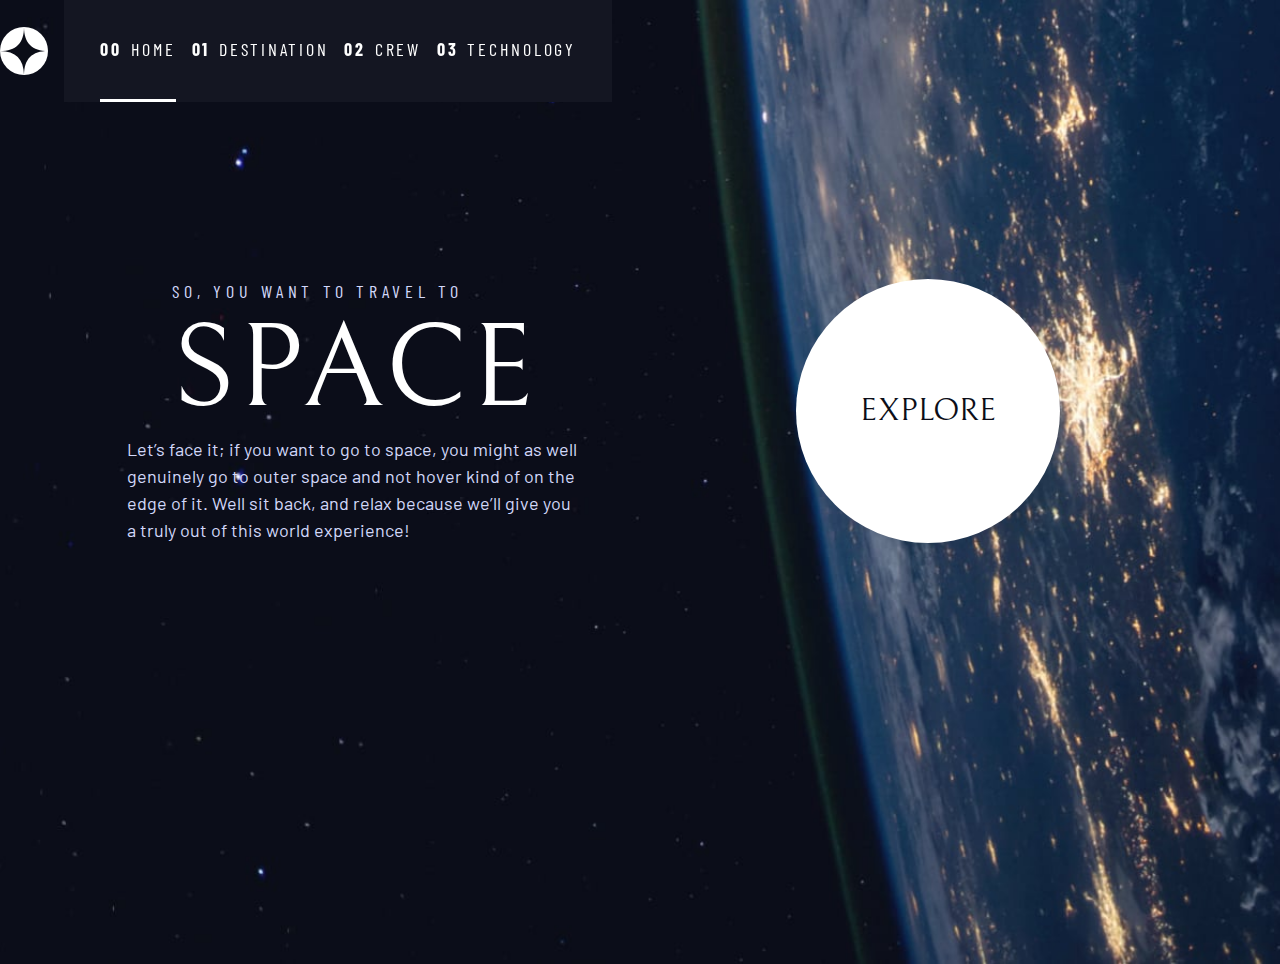
<file: index.html>
<!DOCTYPE html>
<html lang="en">
<head>
  <meta charset="UTF-8">
  <meta name="viewport" content="width=device-width, initial-scale=1.0">
<link rel="preconnect" href="https://fonts.googleapis.com">
<link rel="preconnect" href="https://fonts.gstatic.com" crossorigin>
<link
  href="https://fonts.googleapis.com/css2?family=Barlow+Condensed:wght@400;700&family=Barlow:wght@400;700&family=Bellefair&display=swap"
  rel="stylesheet">
<link rel="icon" type="image/png" sizes="32x32" href="./assets/favicon-32x32.png">
  <link rel="stylesheet" href="style.css">
  <script src="nav.js" defer></script>
  <title>Frontend Mentor | Space tourism website</title>
</head>
<body class="home">

  <header class="primary-header flex flex-ai-c">
    <div>
      <img src="./assets/shared/logo.svg" alt="space tourism logo" class="logo">

    </div>
    <button class="mobile-nav-toggle" aria-controls="primary-navigation" aria-expanded="false" ><span class="sr-only">Menu</span></button>
    <nav id="primary-navigation" class="primary-navigation underline-indicators flex" data-visible="false">
      <a aria-selected="true" class="text-white ff-sans-condensed letter-spacing-2 uppercase" href="./index.html"><span>00</span>Home</a>
      <a aria-selected="false" class="text-white ff-sans-condensed letter-spacing-2 uppercase" href="./destination.html"><span>01</span>Destination</a>
      <a aria-selected="false" class="text-white ff-sans-condensed letter-spacing-2 uppercase" href="./crew.html"><span>02</span>Crew</a>
      <a aria-selected="false" class="text-white ff-sans-condensed letter-spacing-2 uppercase" href="./technology.html"><span>03</span>Technology</a>
    </nav>
  </header>

  <div class="grid-container grid-container--home">
      <div>
        <h1 class="text-light fs-400 ff-sans-condensed letter-spacing-1 uppercase" style="font-weight: 400;">So, you want to travel to
        <span class="text-white fs-900 ff-serif letter-spacing-2 block">Space</span>
        </h1>
        <p class="text-light">
          Let’s face it; if you want to go to space, you might as well genuinely go to
          outer space and not hover kind of on the edge of it. Well sit back, and relax
          because we’ll give you a truly out of this world experience!
        </p>  
      </div>
      <div>
        <a class="large-button bg-white text-dark ff-serif uppercase" href="">Explore</a>
      </div>
      

  </div>
  


</body>
</html>
</file>
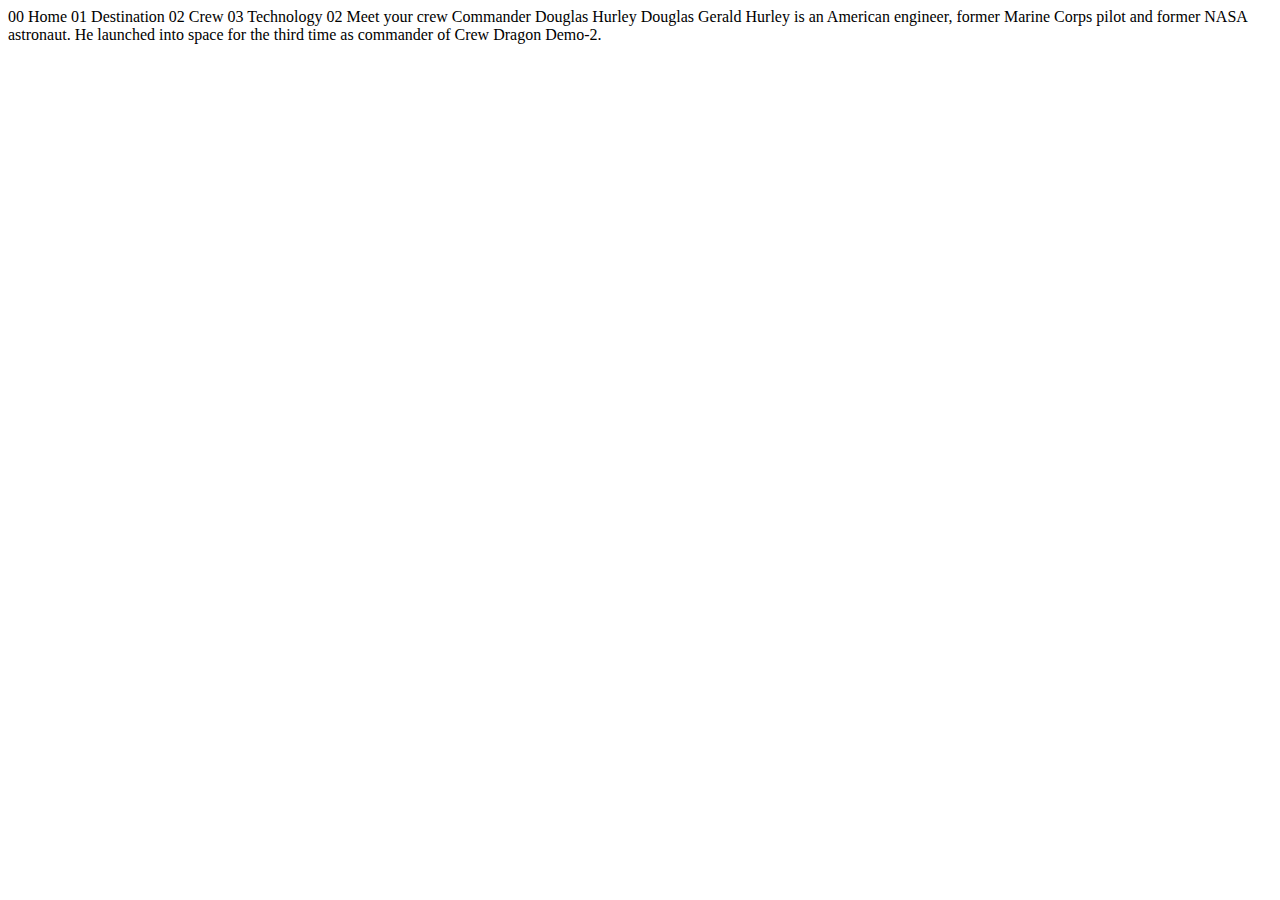
<file: crew-commander.html>
<!DOCTYPE html>
<html lang="en">
<head>
  <meta charset="UTF-8">
  <meta name="viewport" content="width=device-width, initial-scale=1.0">

  <link rel="icon" type="image/png" sizes="32x32" href="./assets/favicon-32x32.png">
  
  <title>Frontend Mentor | Space tourism website</title>
</head>
<body>

  00 Home
  01 Destination
  02 Crew
  03 Technology

  02 Meet your crew

  Commander
  Douglas Hurley

  Douglas Gerald Hurley is an American engineer, former Marine Corps pilot 
  and former NASA astronaut. He launched into space for the third time as 
  commander of Crew Dragon Demo-2.
</body>
</html>
</file>
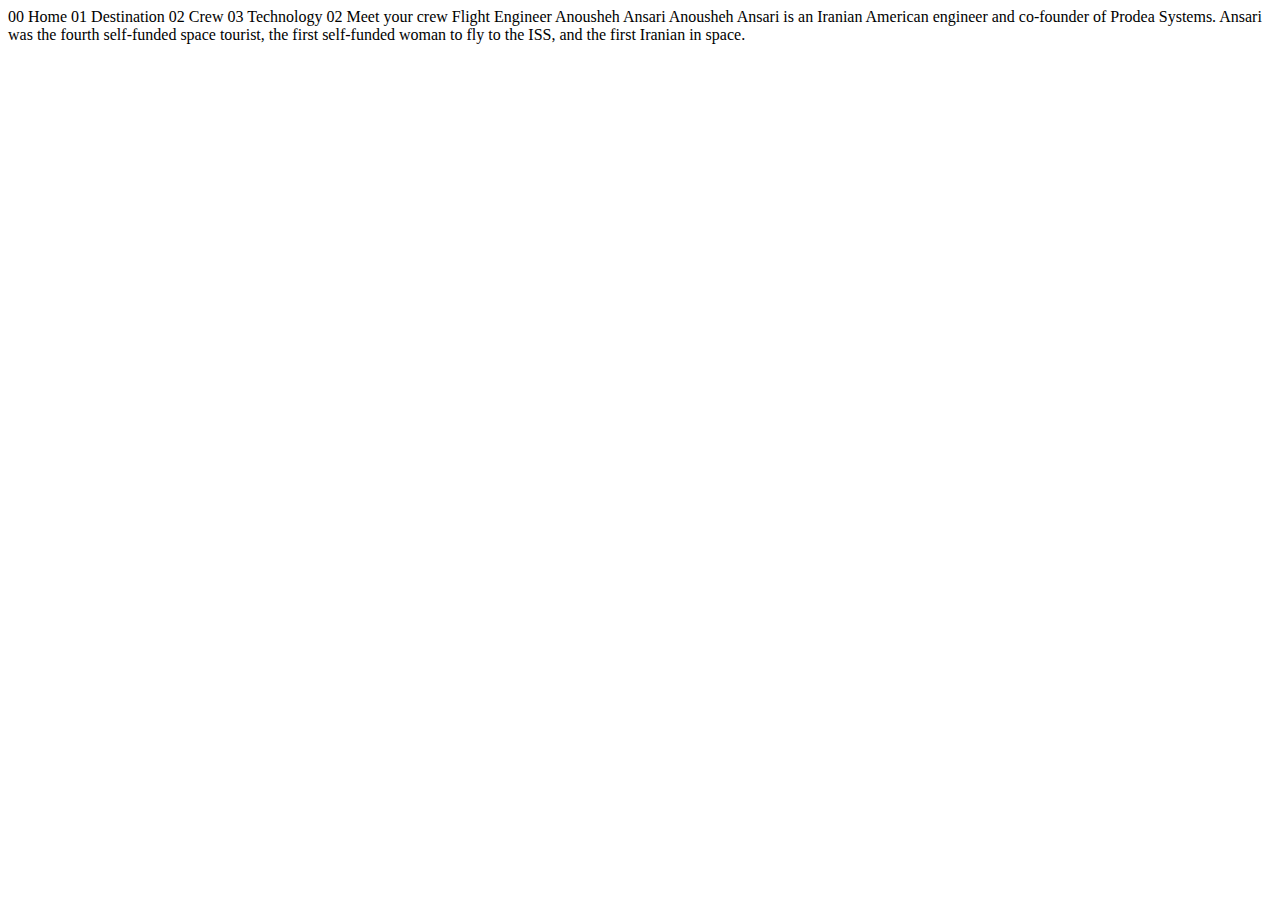
<file: crew-engineer.html>
<!DOCTYPE html>
<html lang="en">
<head>
  <meta charset="UTF-8">
  <meta name="viewport" content="width=device-width, initial-scale=1.0">

  <link rel="icon" type="image/png" sizes="32x32" href="./assets/favicon-32x32.png">
  
  <title>Frontend Mentor | Space tourism website</title>
</head>
<body>

  00 Home
  01 Destination
  02 Crew
  03 Technology

  02 Meet your crew

  Flight Engineer
  Anousheh Ansari

  Anousheh Ansari is an Iranian American engineer and co-founder of Prodea Systems. 
  Ansari was the fourth self-funded space tourist, the first self-funded woman to 
  fly to the ISS, and the first Iranian in space. 
</body>
</html>
</file>
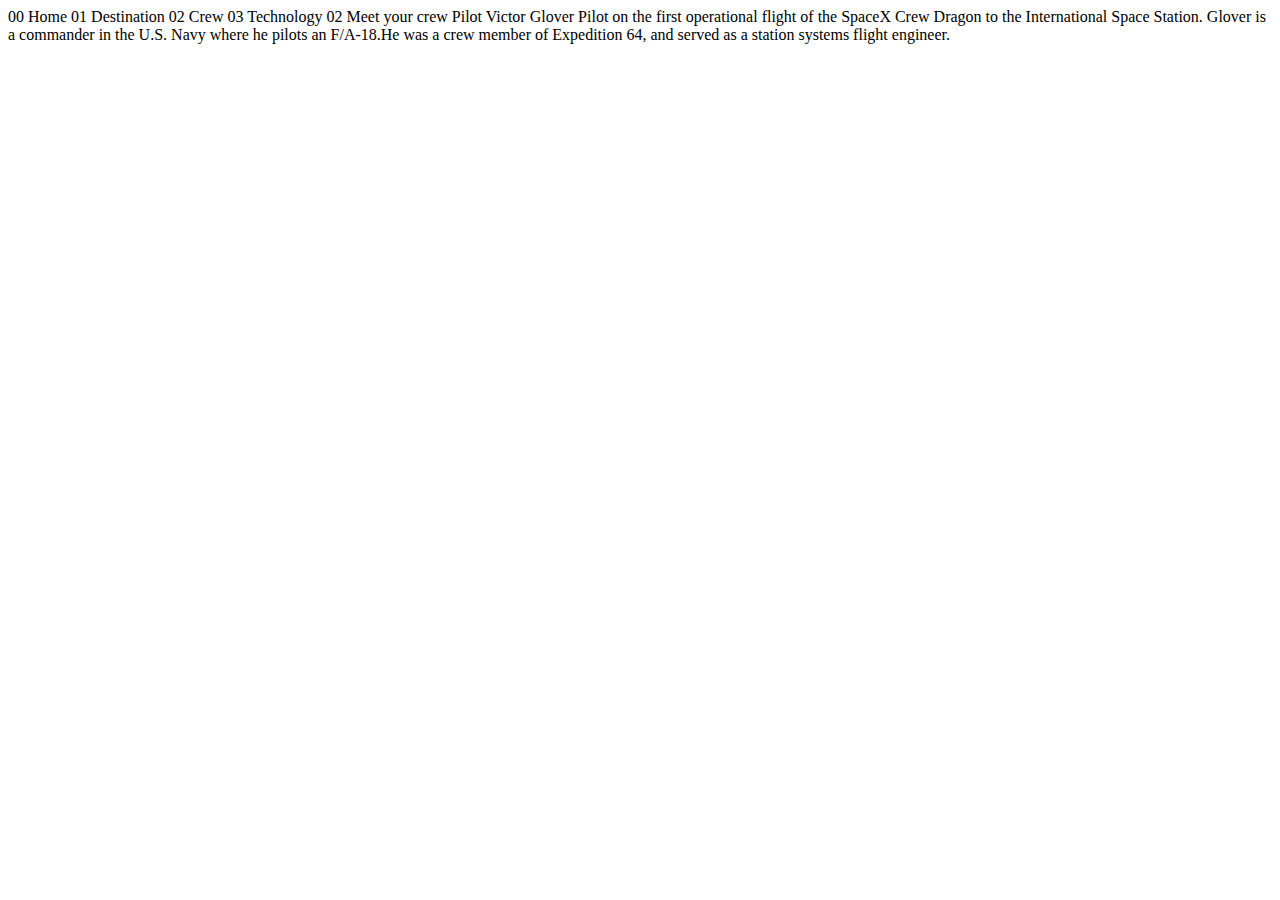
<file: crew-pilot.html>
<!DOCTYPE html>
<html lang="en">
<head>
  <meta charset="UTF-8">
  <meta name="viewport" content="width=device-width, initial-scale=1.0">

  <link rel="icon" type="image/png" sizes="32x32" href="./assets/favicon-32x32.png">
  
  <title>Frontend Mentor | Space tourism website</title>
</head>
<body>

  00 Home
  01 Destination
  02 Crew
  03 Technology

  02 Meet your crew

  Pilot
  Victor Glover

  Pilot on the first operational flight of the SpaceX Crew Dragon to the 
  International Space Station. Glover is a commander in the U.S. Navy where 
  he pilots an F/A-18.He was a crew member of Expedition 64, and served as a 
  station systems flight engineer. 
</body>
</html>
</file>
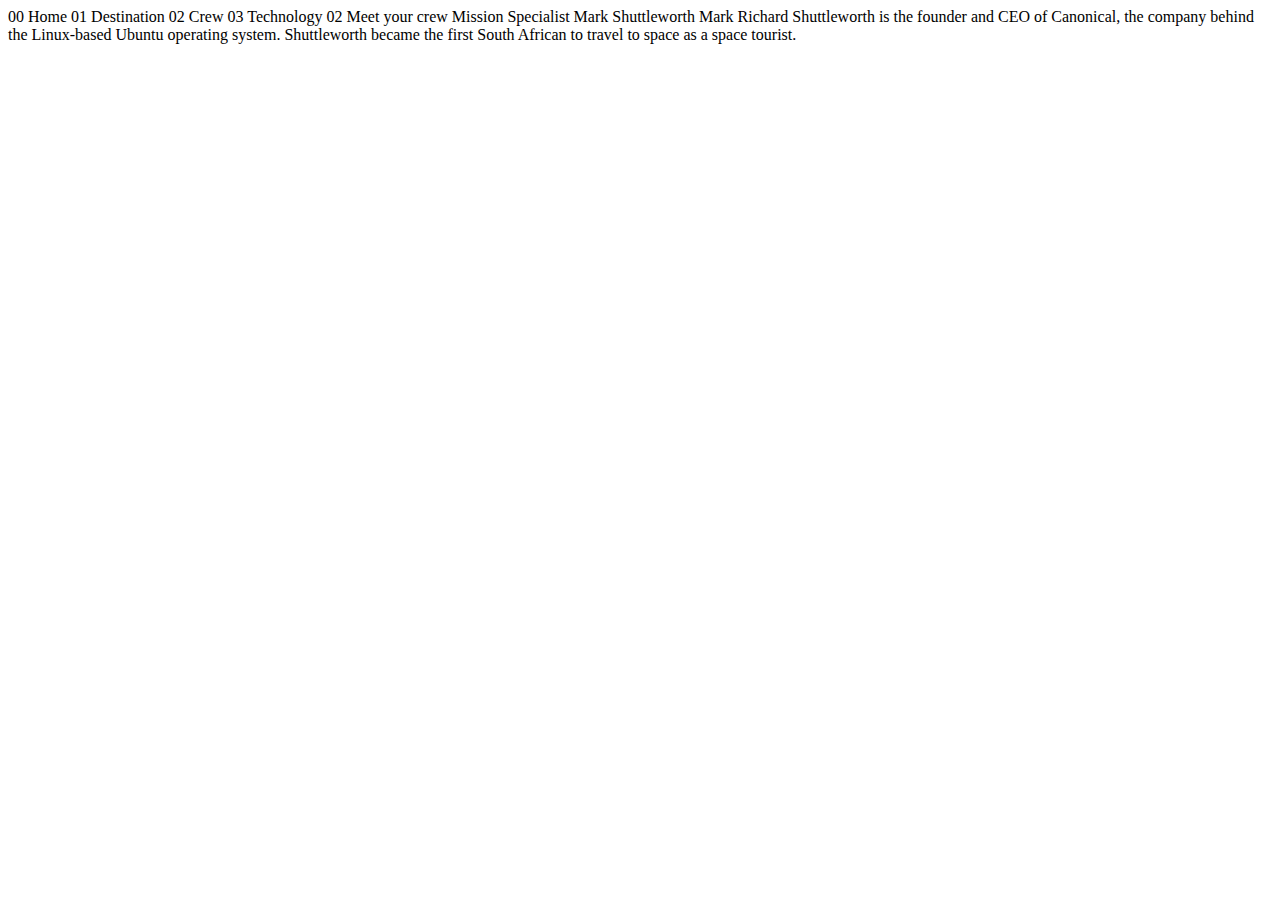
<file: crew-specialist.html>
<!DOCTYPE html>
<html lang="en">
<head>
  <meta charset="UTF-8">
  <meta name="viewport" content="width=device-width, initial-scale=1.0">

  <link rel="icon" type="image/png" sizes="32x32" href="./assets/favicon-32x32.png">
  
  <title>Frontend Mentor | Space tourism website</title>
</head>
<body>

  00 Home
  01 Destination
  02 Crew
  03 Technology

  02 Meet your crew

  Mission Specialist
  Mark Shuttleworth

  Mark Richard Shuttleworth is the founder and CEO of Canonical, the company behind 
  the Linux-based Ubuntu operating system. Shuttleworth became the first South 
  African to travel to space as a space tourist.
</body>
</html>
</file>
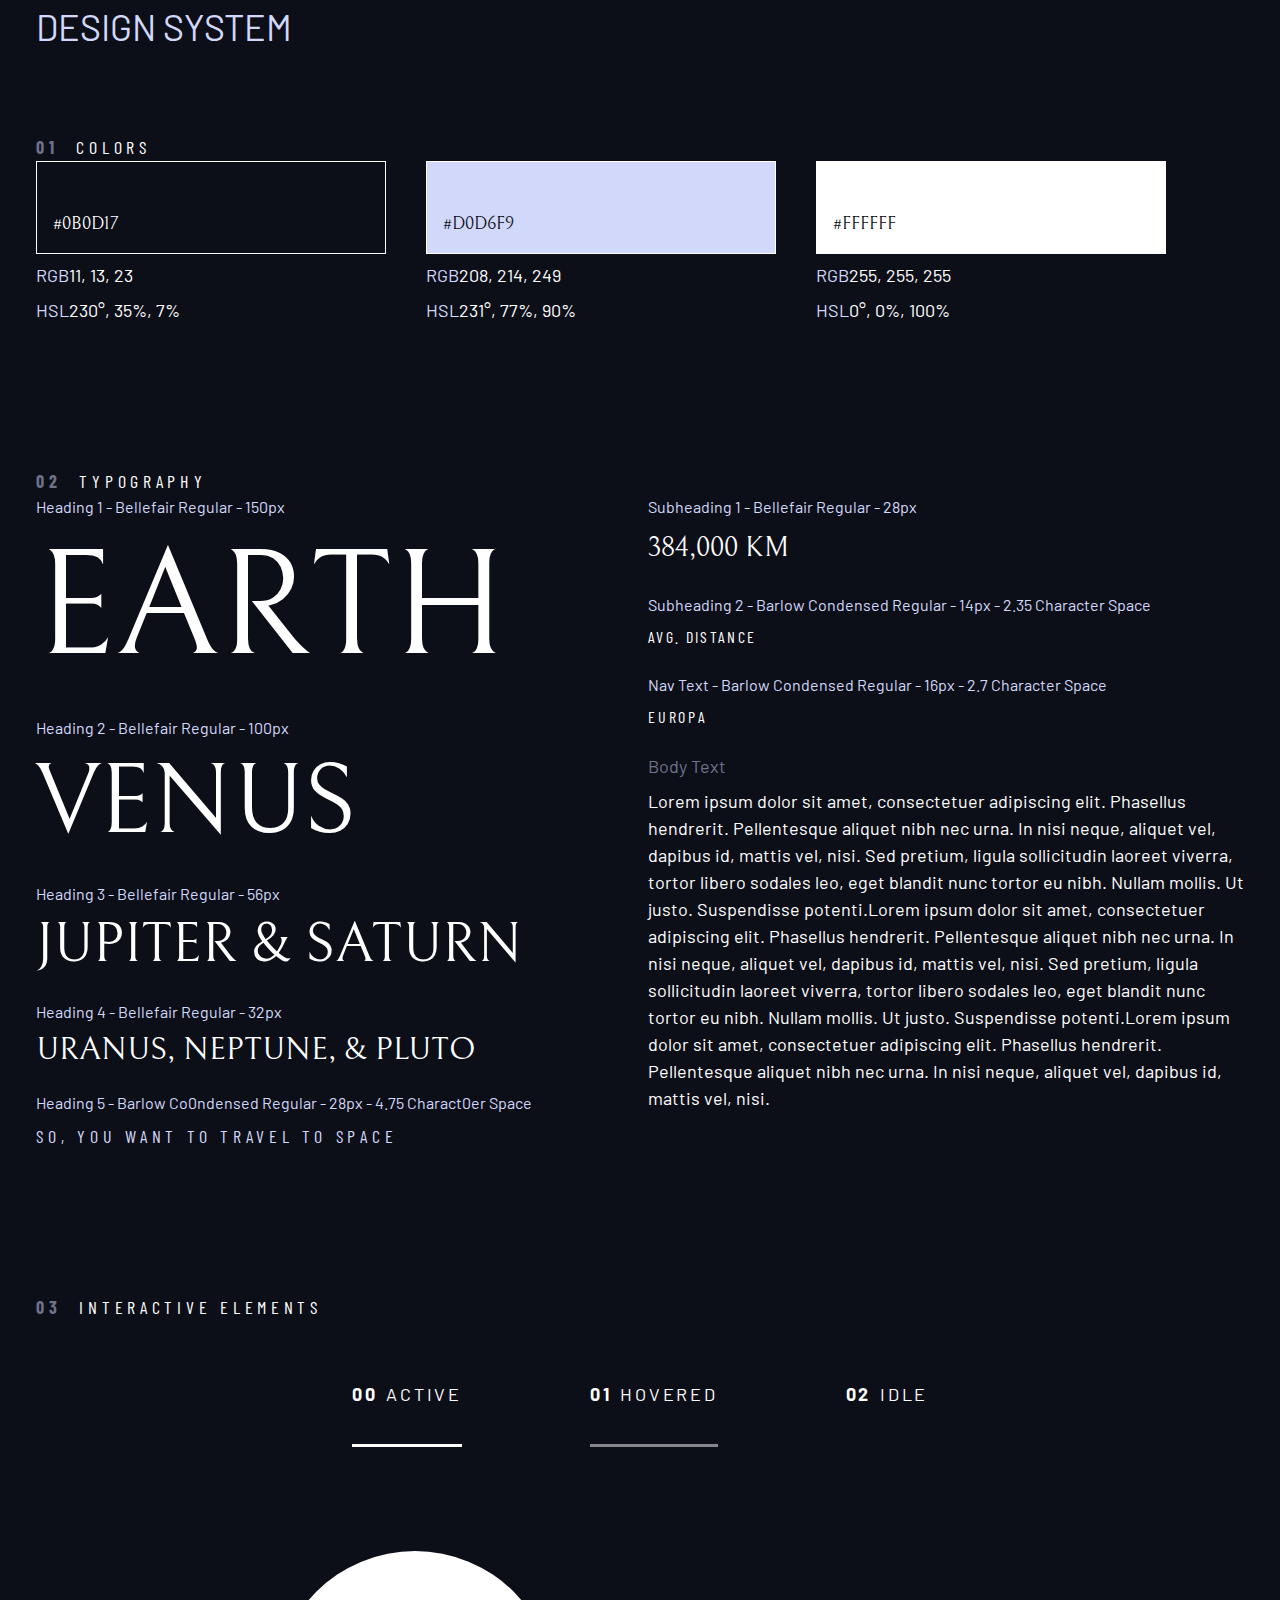
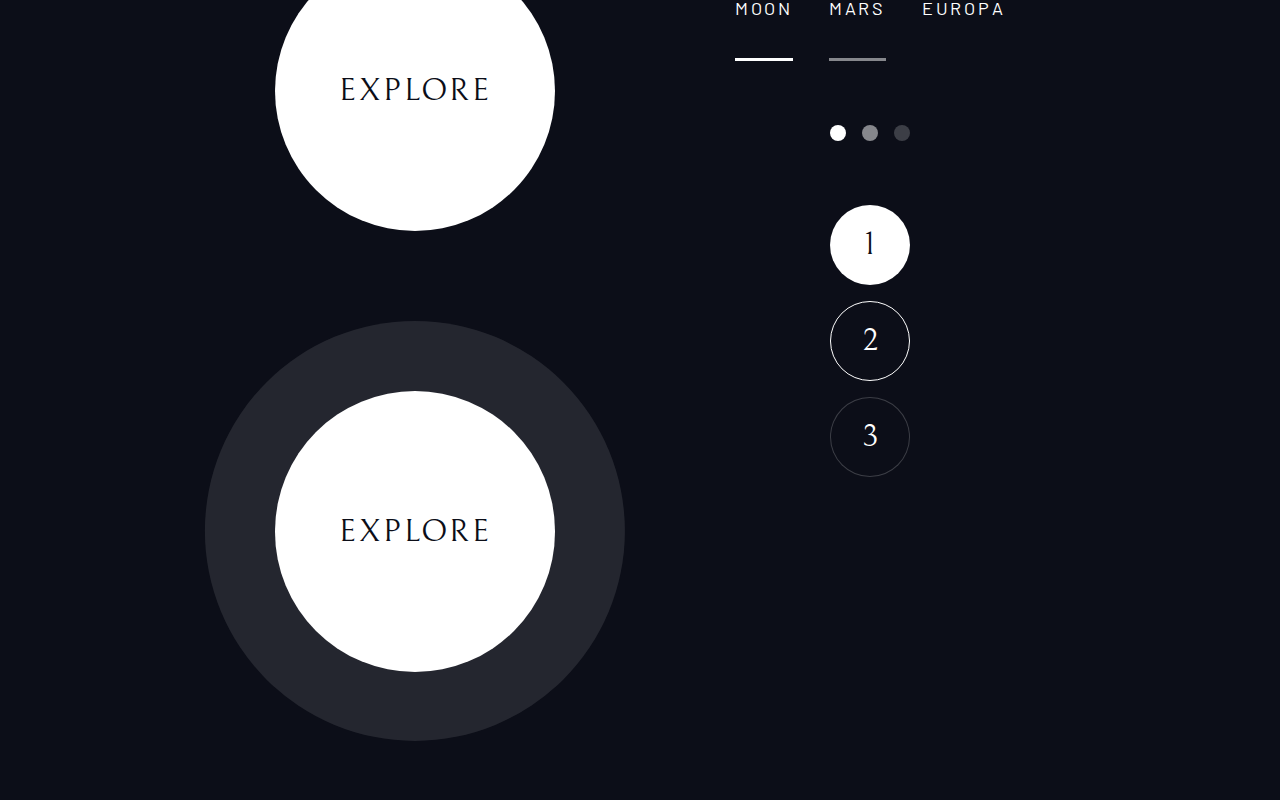
<file: design-setup.html>
<html lang="en">
<head>
  <meta charset="UTF-8">
  <meta http-equiv="X-UA-Compatible" content="IE=edge">
  <meta name="viewport" content="width=device-width, initial-scale=1.0">
  <link rel="stylesheet" href="setup.css">
  <title>Document</title>
</head>
<body></body>

  <div class="container flex flex-col">
    <h1 class="text-light uppercase" style="font-weight: 400">design system</h1>

    <section id="colors" style="margin: 4rem 0">
      <h2 class="uppercase numbered-tile"><span>01</span>colors</h2>
      <div class="flex flex-sb flow-inline">
        <div>
          <div class="bg-dark text-white ff-serif" style="width: 350px; padding: 3rem 1rem 1rem; border: 1px solid white">#0B0D17</div>
          <p><span class="text-light">RGB</span>11, 13, 23</p>
          <p><span class="text-light">HSL</span>230°, 35%, 7%</p>
        </div>
        <div>
          <div class="bg-light text-dark ff-serif" style="width: 350px; padding: 3rem 1rem 1rem; border: 1px solid white">#D0D6F9</div>
          <p><span class="text-light">RGB</span>208, 214, 249</p>
          <p><span class="text-light">HSL</span>231°, 77%, 90%</p>
        </div>
        <div>
          <div class="bg-white text-dark ff-serif" style="width: 350px; padding: 3rem 1rem 1rem; border: 1px solid white">#FFFFFF</div>
          <p><span class="text-light">RGB</span>255, 255, 255</p>
          <p><span class="text-light">HSL</span>0°, 0%, 100%</p>
        </div>
      </div>
    </section>
    
    <section class="" id="typography" style="margin: 4rem 0">
      <h2 class="uppercase numbered-tile"><span>02</span>typography</h2>
      <div class="flex">
        <div class="flow" style="flex-basis: 100%">
          <div>
            <p class="text-light ff-sans-normal fs-300">Heading 1 - Bellefair Regular - 150px</p>
            <p class="text-white ff-serif fs-900 uppercase">Earth</p>
          </div>
          <div>
            <p class="text-light ff-sans-normal fs-300">Heading 2 - Bellefair Regular - 100px</p>
            <p class="text-white ff-serif fs-800 uppercase">Venus</p>
          </div>
          <div>
            <p class="text-light ff-sans-normal fs-300">Heading 3 - Bellefair Regular - 56px</p>
            <p class="text-white ff-serif fs-700 uppercase">Jupiter & Saturn</p>
          </div>
          <div>
            <p class="text-light ff-sans-normal fs-300">Heading 4 - Bellefair Regular - 32px</p>
            <p class="text-white ff-serif fs-600 uppercase">Uranus, Neptune, & Pluto</p>
          </div>
          <div>
            <p class="text-light ff-sans-normal fs-300">Heading 5 - Barlow Co0ndensed Regular - 28px - 4.75 Charact0er Space
            </p>
            <p class="text-light ff-sans-condensed fs-400 letter-spacing-1 uppercase">So, you want to travel to space</p>
          </div>
        </div>

        <div class="flow" style="flex-basis: 100%">
          <div>
            <p class="text-light ff-sans-normal fs-300">Subheading 1 - Bellefair Regular - 28px</p>
            <p class="text-white ff-serif uppercase fs-500">384,000 KM</p>
          </div>
          <div>
            <p class="text-light ff-sans-normal fs-300">Subheading 2 - Barlow Condensed Regular - 14px - 2.35 Character Space
            </p>
            <p class="text-white ff-sans-condensed fs-300 letter-spacing-3 uppercase">avg. distance</p>
          </div>
          <div>
            <p class="text-light ff-sans-normal fs-300">Nav Text - Barlow Condensed Regular - 16px - 2.7 Character Space</p>
            <p class="text-white ff-sans-condensed fs-300 letter-spacing-2 uppercase">Europa</p>
          </div>
          <div>
            <p style="color: hsl(var(--clr-light) / .5)">Body Text</p>
            <p class="text-white ff-sans-normal ">Lorem ipsum dolor sit amet, consectetuer adipiscing elit. Phasellus
              hendrerit. Pellentesque aliquet nibh nec
              urna. In nisi neque, aliquet vel, dapibus id, mattis vel, nisi. Sed pretium, ligula sollicitudin laoreet
              viverra, tortor
              libero
              sodales leo, eget blandit nunc tortor eu nibh. Nullam mollis. Ut justo. Suspendisse potenti.Lorem ipsum dolor
              sit
              amet,
              consectetuer adipiscing elit. Phasellus hendrerit. Pellentesque aliquet nibh nec urna. In nisi neque, aliquet
              vel,
              dapibus id, mattis vel, nisi. Sed pretium, ligula sollicitudin laoreet viverra, tortor libero sodales leo, eget
              blandit
              nunc tortor eu nibh. Nullam mollis. Ut justo. Suspendisse potenti.Lorem ipsum dolor sit amet, consectetuer
              adipiscing
              elit. Phasellus hendrerit. Pellentesque aliquet nibh nec urna. In nisi neque, aliquet vel, dapibus id, mattis
              vel,
              nisi.</p>
          </div>
        </div>
      </div>
    </section>
    <section class="flow" id="interactive-elements" style="margin: 4rem 0">
      <h2 class="numbered-tile"><span>03</span>interactive elements</h2>

      <!-- navigation -->
      <div>
        <nav class="flex flex-jc-c">
          <ul class="primary-navigation underline-indicators flex">
            <li aria-selected="true"><a class="text-white letter-spacing-2 uppercase" href="#"><span>00</span>Active</a>
            <li aria-selected="false" style="border-color: hsl(var(--clr-white) / 0.5)"><a class="text-white letter-spacing-2 uppercase" href="#"><span>01</span>Hovered</a>
            <li aria-selected="false"><a class="text-white letter-spacing-2 uppercase" href="#"><span>02</span>Idle</a>
          </ul>
        </nav>
      </div>

      <div class="flex flex-dir-r flex-jc-c" style="--gap: 10em">
        <div style="margin-top: 5rem">
          <!-- explore buttons -->
          <a class="large-button bg-white text-dark ff-serif fs-600 letter-spacing-3 uppercase" href="">Explore</a>
          <a class="large-button large-button-hover-sample bg-white text-dark ff-serif fs-600 letter-spacing-3 uppercase" style="margin-top:10rem" href="">Explore</a>
        </div>
        <div style="margin-top: 5rem">
          <!-- tabs -->

          <div class="underline-indicators flex" style="--gap: 2em">
            <button aria-selected="true" class="bg-dark text-white ff-normal letter-spacing-2 uppercase">Moon</button>
            <button aria-selected="false" class="bg-dark text-white ff-normal letter-spacing-2 uppercase"  style="border-color: hsl(var(--clr-white) / 0.5)">Mars</button>
            <button aria-selected="false" class="bg-dark text-white ff-normal letter-spacing-2 uppercase">Europa</button>
          </div>

          <!-- dots -->
          <div class="dot-indicators flex flex-jc-c" style="margin-top: 4rem; --gap: 1rem;">
            <button aria-selected="true"><span class="sr-only">Slide Indicator Title</span></button>
            <button aria-selected="false" style="background-color: hsl(var(--clr-white) / 0.5)"><span class="sr-only">Slide Indicator Title</span></button>
            <button aria-selected="false" ><span class="sr-only">Slide Indicator Title</span></button>
          </div>

          <!-- numbers -->
          <div class="circle-indicators flex flex-col flex-ai-c" style="margin-top: 4rem; flex-basis: 0; --gap: 1rem;">
            <button aria-selected="true" class="bg-dark text-white ff-serif fs-600"><span>1</span></button>
            <button aria-selected="false" class="bg-dark text-white ff-serif fs-600" style="border-color: hsl(var(--clr-white) / 1)"><span>2</span></button>
            <button aria-selected="false" class="bg-dark text-white ff-serif fs-600"><span>3</span></button>
          </div>
        </div>
      </div>

    </section>
  </div>
</body>
</html>
</file>
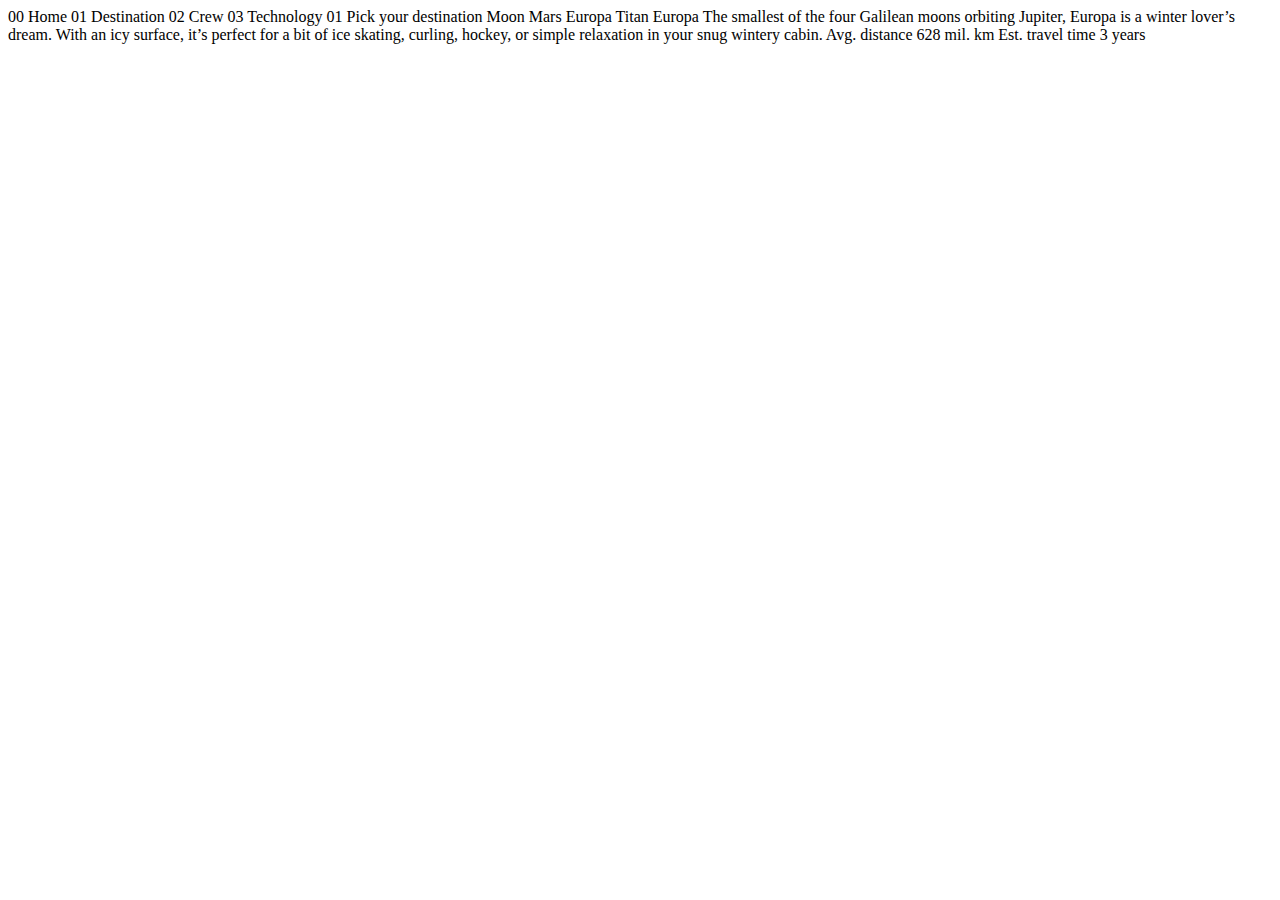
<file: destination-europa.html>
<!DOCTYPE html>
<html lang="en">
<head>
  <meta charset="UTF-8">
  <meta name="viewport" content="width=device-width, initial-scale=1.0">

  <link rel="icon" type="image/png" sizes="32x32" href="./assets/favicon-32x32.png">
  
  <title>Frontend Mentor | Space tourism website</title>
</head>
<body>

  00 Home
  01 Destination
  02 Crew
  03 Technology

  01 Pick your destination

  Moon
  Mars
  Europa
  Titan

  Europa

  The smallest of the four Galilean moons orbiting Jupiter, Europa is a 
  winter lover’s dream. With an icy surface, it’s perfect for a bit of 
  ice skating, curling, hockey, or simple relaxation in your snug 
  wintery cabin.

  Avg. distance
  628 mil. km

  Est. travel time
  3 years
</body>
</html>
</file>
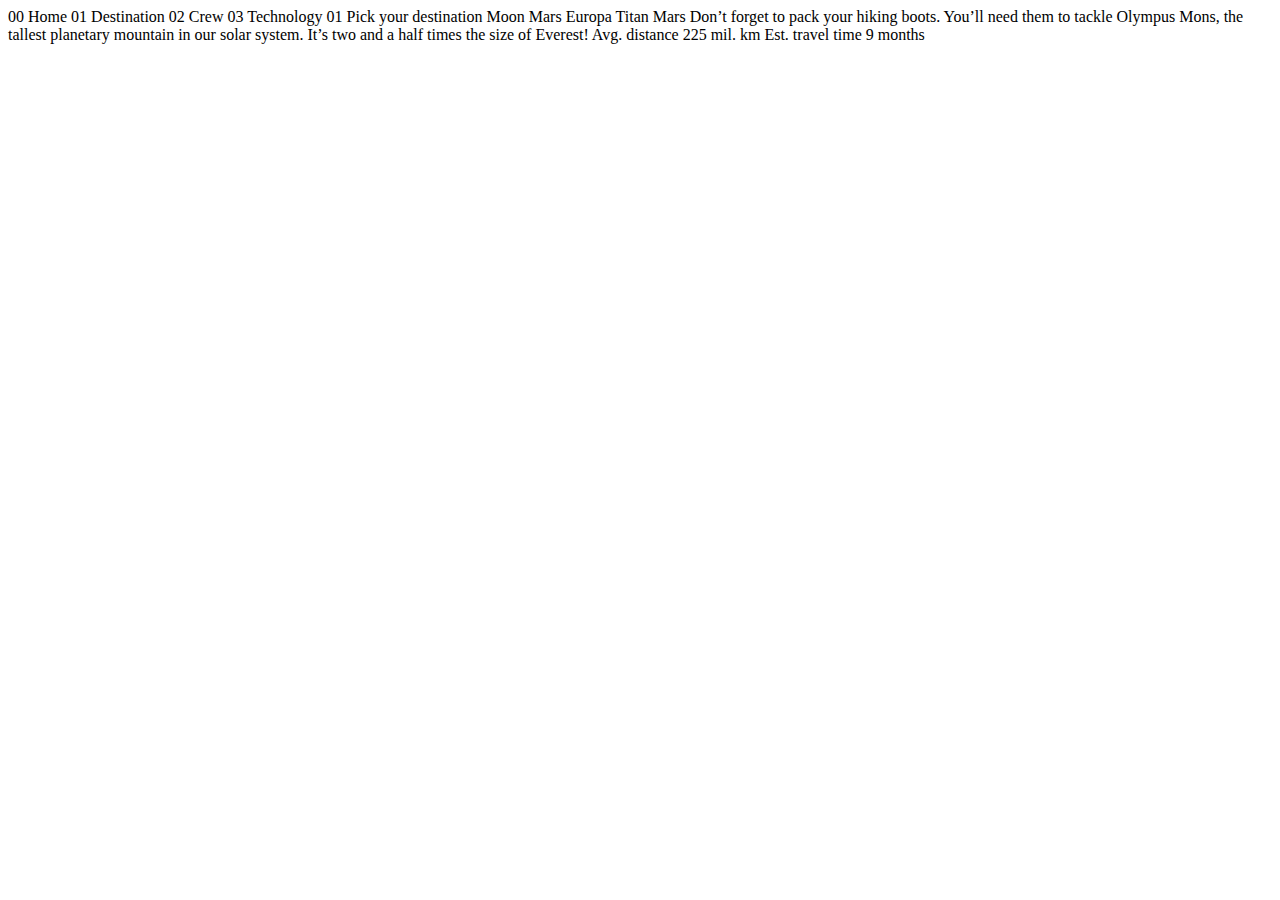
<file: destination-mars.html>
<!DOCTYPE html>
<html lang="en">
<head>
  <meta charset="UTF-8">
  <meta name="viewport" content="width=device-width, initial-scale=1.0">

  <link rel="icon" type="image/png" sizes="32x32" href="./assets/favicon-32x32.png">
  
  <title>Frontend Mentor | Space tourism website</title>
</head>
<body>

  00 Home
  01 Destination
  02 Crew
  03 Technology

  01 Pick your destination

  Moon
  Mars
  Europa
  Titan

  Mars

  Don’t forget to pack your hiking boots. You’ll need them to tackle Olympus Mons, 
  the tallest planetary mountain in our solar system. It’s two and a half times 
  the size of Everest!

  Avg. distance
  225 mil. km

  Est. travel time
  9 months
</body>
</html>
</file>
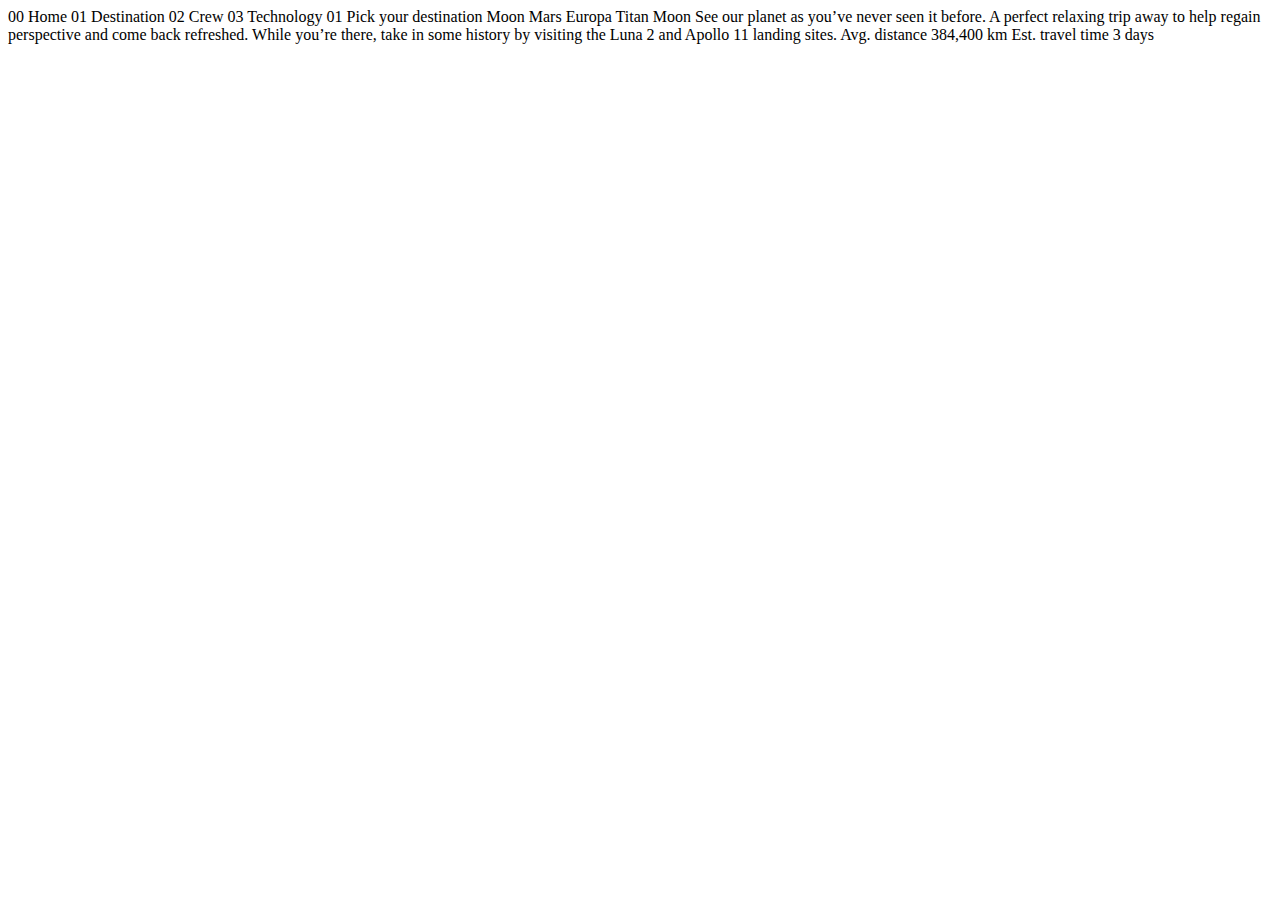
<file: destination-moon.html>
<!DOCTYPE html>
<html lang="en">
<head>
  <meta charset="UTF-8">
  <meta name="viewport" content="width=device-width, initial-scale=1.0">

  <link rel="icon" type="image/png" sizes="32x32" href="./assets/favicon-32x32.png">
  
  <title>Frontend Mentor | Space tourism website</title>
</head>
<body>

  00 Home
  01 Destination
  02 Crew
  03 Technology

  01 Pick your destination

  Moon
  Mars
  Europa
  Titan

  Moon

  See our planet as you’ve never seen it before. A perfect relaxing trip away to help 
  regain perspective and come back refreshed. While you’re there, take in some history 
  by visiting the Luna 2 and Apollo 11 landing sites.

  Avg. distance
  384,400 km

  Est. travel time
  3 days
</body>
</html>
</file>
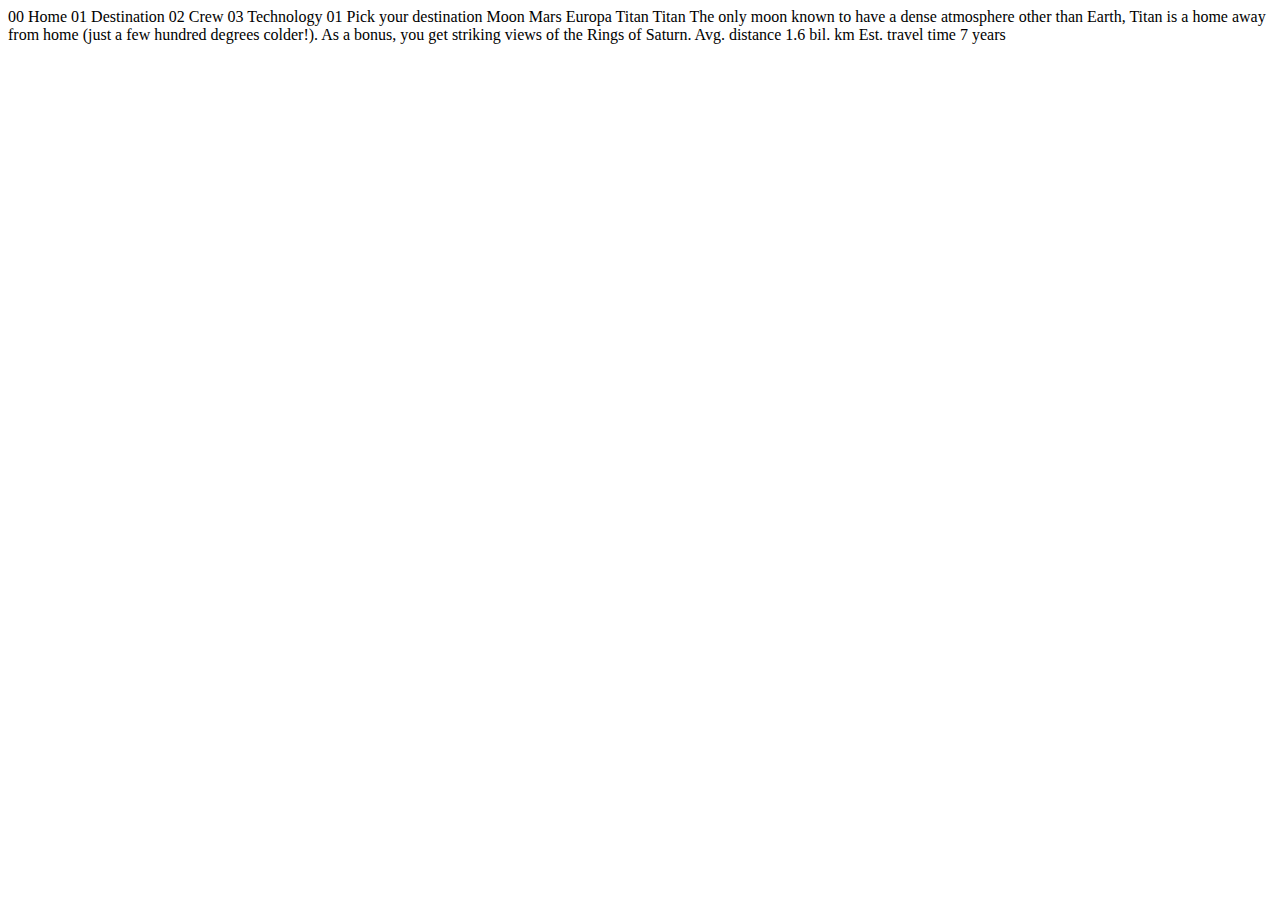
<file: destination-titan.html>
<!DOCTYPE html>
<html lang="en">
<head>
  <meta charset="UTF-8">
  <meta name="viewport" content="width=device-width, initial-scale=1.0">

  <link rel="icon" type="image/png" sizes="32x32" href="./assets/favicon-32x32.png">
  
  <title>Frontend Mentor | Space tourism website</title>
</head>
<body>

  00 Home
  01 Destination
  02 Crew
  03 Technology

  01 Pick your destination

  Moon
  Mars
  Europa
  Titan

  Titan

  The only moon known to have a dense atmosphere other than Earth, Titan 
  is a home away from home (just a few hundred degrees colder!). As a 
  bonus, you get striking views of the Rings of Saturn.

  Avg. distance
  1.6 bil. km

  Est. travel time
  7 years
</body>
</html>
</file>
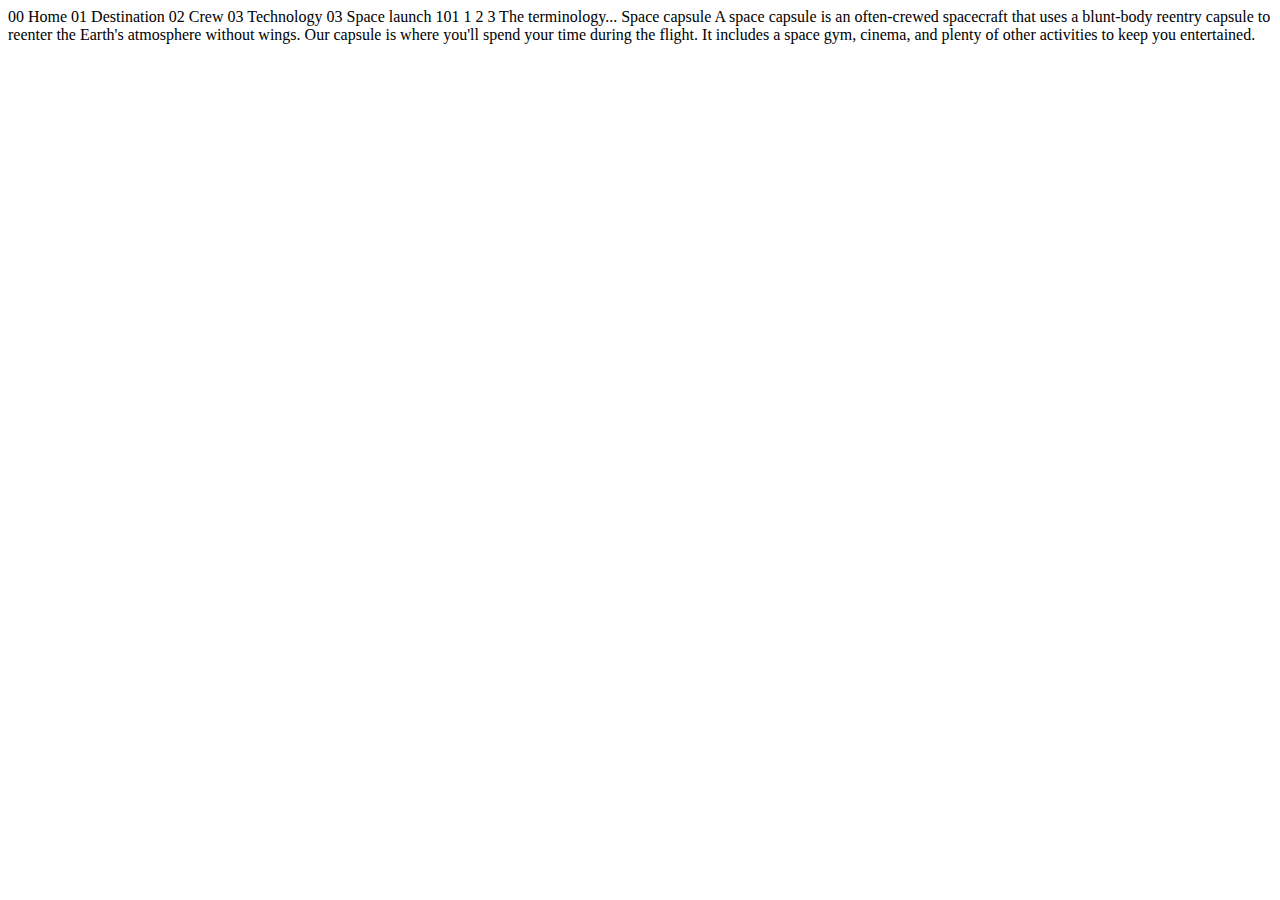
<file: technology-capsule.html>
<!DOCTYPE html>
<html lang="en">
<head>
  <meta charset="UTF-8">
  <meta name="viewport" content="width=device-width, initial-scale=1.0">

  <link rel="icon" type="image/png" sizes="32x32" href="./assets/favicon-32x32.png">
  
  <title>Frontend Mentor | Space tourism website</title>
</head>
<body>

  00 Home
  01 Destination
  02 Crew
  03 Technology

  03 Space launch 101

  1
  2
  3

  The terminology...
  Space capsule

  A space capsule is an often-crewed spacecraft that uses a blunt-body reentry 
  capsule to reenter the Earth's atmosphere without wings. Our capsule is where 
  you'll spend your time during the flight. It includes a space gym, cinema, 
  and plenty of other activities to keep you entertained.
</body>
</html>
</file>
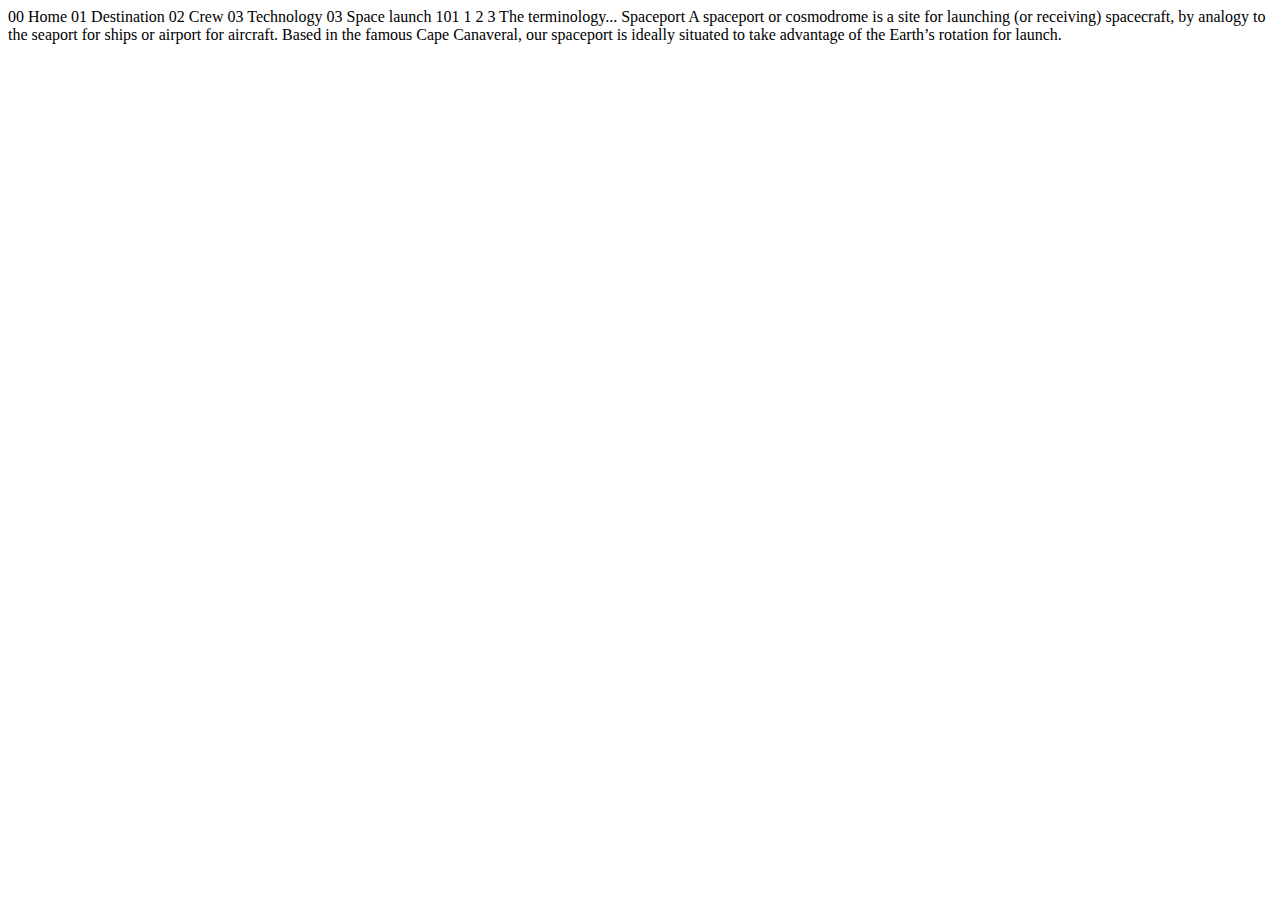
<file: technology-spaceport.html>
<!DOCTYPE html>
<html lang="en">
<head>
  <meta charset="UTF-8">
  <meta name="viewport" content="width=device-width, initial-scale=1.0">

  <link rel="icon" type="image/png" sizes="32x32" href="./assets/favicon-32x32.png">
  
  <title>Frontend Mentor | Space tourism website</title>
</head>
<body>

  00 Home
  01 Destination
  02 Crew
  03 Technology

  03 Space launch 101

  1
  2
  3

  The terminology...
  Spaceport

  A spaceport or cosmodrome is a site for launching (or receiving) spacecraft, 
  by analogy to the seaport for ships or airport for aircraft. Based in the 
  famous Cape Canaveral, our spaceport is ideally situated to take advantage 
  of the Earth’s rotation for launch.
</body>
</html>
</file>
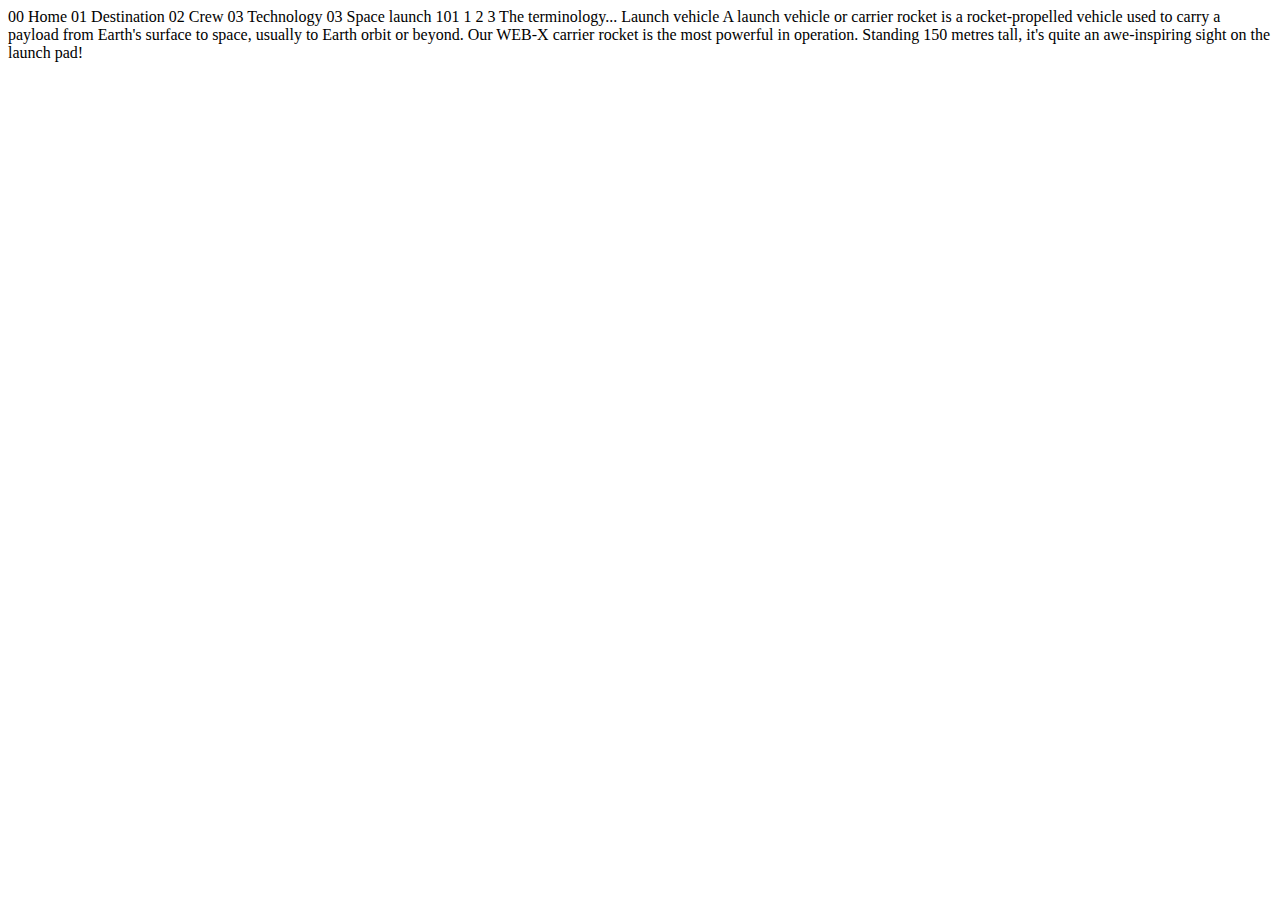
<file: technology-vehicle.html>
<!DOCTYPE html>
<html lang="en">
<head>
  <meta charset="UTF-8">
  <meta name="viewport" content="width=device-width, initial-scale=1.0">

  <link rel="icon" type="image/png" sizes="32x32" href="./assets/favicon-32x32.png">
  
  <title>Frontend Mentor | Space tourism website</title>
</head>
<body>

  00 Home
  01 Destination
  02 Crew
  03 Technology

  03 Space launch 101

  1
  2
  3

  The terminology...
  Launch vehicle

  A launch vehicle or carrier rocket is a rocket-propelled vehicle used to carry a 
  payload from Earth's surface to space, usually to Earth orbit or beyond. Our 
  WEB-X carrier rocket is the most powerful in operation. Standing 150 metres tall, 
  it's quite an awe-inspiring sight on the launch pad!
</body>
</html>
</file>
<file: style.css>
/** @format */
@import url("https://fonts.googleapis.com/css2?family=Barlow+Condensed:wght@400;700&family=Barlow:wght@400;700&family=Bellefair&display=swap");

/* ----------------- */
/* Custom properties */
/* ----------------- */

:root {
  --clr-dark: 230 35% 7%;
  --clr-light: 231 77% 90%;
  --clr-white: 0 0% 100%;

  /* font-sizes */
  --fs-900: clamp(5rem, 8vw + 1rem, 9.375rem);
  --fs-800: 6.25rem;
  --fs-700: 3.5rem;
  --fs-600: 2rem;
  --fs-500: 1.75rem;
  --fs-400: 1.125rem;
  --fs-300: 1rem;
  --fs-200: 0.875rem;

  /* font-families */
  --ff-serif: "Bellefair", serif;
  --ff-sans-cond: "Barlow Condensed", sans-serif;
  --ff-sans-normal: "Barlow", sans-serif;
}

@media (min-width: 35em) {
  :root {
    --fs-800: 5rem;
    --fs-700: 2.5rem;
    --fs-600: 1.5rem;
    --fs-400: 1rem;
  }
}

@media (min-width: 45em) {
  :root {
    --fs-800: 6.25rem;
    --fs-700: 3.5rem;
    --fs-600: 2rem;
    --fs-400: 1.125rem;
  }
}

/* --------------- */
/* Reset           */
/* --------------- */

/* Box sizing */
*,
*::before,
*::after {
  box-sizing: border-box;
}

/* Margin reset */
body,
h1,
h2,
h3,
h4,
h5,
p,
li,
figure,
picture {
  margin: 0;
  padding: 0;
}

/* Body setup */
body {
  line-height: 1.5;
  min-height: 100vh;
  font-family: var(--ff-sans-normal);
  font-size: var(--fs-400);
  font-weight: 400;
  color: hsl(var(--clr-white));
  background-color: hsl(var(--clr-dark));
  margin-bottom: 4rem;

  display: grid;
  grid-template-rows: min-content 1fr;
}

/* Images setup */
img,
picture {
  display: block;
  max-width: 100%;
}

/* Forms setup */
input,
button,
textarea,
select {
  font: inherit;
}

/* Remove animations for reduced preference */
@media (prefers-reduced-motion: reduce) {
  *,
  *:before,
  *:after {
    animation-duration: 0.01ms !important;
    animation-iteration-count: 1 !important;
    transition-duration: 0.01ms !important;
    scroll-behavior: auto !important;
  }
}

/* Links reset */
a:link,
a:visited,
a:hover,
a:active {
  text-decoration: none;
}

/* --------------- */
/* utility classes */
/* --------------- */

/* General */
.flex {
  display: flex;
  gap: var(--gap, 1rem);
}

.flex-col {
  flex-direction: column;
}

.flex-row {
  flex-direction: row;
}

.flex-jc-sb {
  justify-content: space-between;
}

.flex-jc-c {
  justify-content: center;
}

.flex-ai-c {
  align-items: center;
}

.block {
  display: block;
}

.grid {
  display: grid;
  gap: var(--gap, 1rem);
}

.flex.even-columns > * {
  /* border: 1px solid limegreen; */
  width: 100%;
}

.flow > * + * {
  margin-top: var(--flow-space, 1.5rem);
  border: 1px solid red;
}

.flow-inline > * + * {
  margin-left: var(--flow-space, 1.5rem);
}

.flow > * > * + *,
.flow-inline > * > * + * {
  padding-top: var(--flow-padding, 0.5rem);
}

.container {
  padding-inline: 2em;
  margin-inline: auto;
  max-width: 80rem;
}

.grid-container {
  /* border: 5px solid limegreen; */

  display: grid;
  text-align: center;
  place-items: center;
  padding-inline: 1rem;
}

.grid-container * {
  max-width: 45ch;
  /* border: 1px dotted yellow; */
  margin: auto;
  
}

@media (min-width: 45em) {
  .grid-container {
    text-align: left;
    column-gap: var(--container-gap, 2rem);
    grid-template-columns: minmax(2rem, 1fr) repeat(2, minmax(0, 40rem)) minmax(
        2rem,
        1fr
      );
  }
  .grid-container > *:first-child {
    /* border: 1px solid red; */
    grid-column: 2;
  }

  .grid-container > *:last-child {
    /* border: 1px solid yellow; */
    grid-column: 3;
  }

  .grid-container--home {
    padding-bottom: max(6rem, 20vh);
    align-items: end;
  }
}

.numbered-tile {
  font-family: var(--ff-sans-cond);
  font-size: var(--fs-400);
  font-weight: 400;
  letter-spacing: 4.72px;
  text-transform: uppercase;
}

.numbered-tile span {
  color: hsl(var(--clr-light) / 0.5);
  margin-right: 1em;
  font-weight: 700;
}

.sr-only {
  position: absolute;
  left: -10000px;
  top: auto;
  width: 1px;
  height: 1px;
  padding: 0;
  margin: -1px;
  white-space: nowrap;
  border: 0;
  overflow: hidden;
}

/* Colors */
.bg-dark {
  background-color: hsl(var(--clr-dark));
}
.bg-light {
  background-color: hsl(var(--clr-light));
}
.bg-white {
  background-color: hsl(var(--clr-white));
}

.text-dark {
  color: hsl(var(--clr-dark));
}
.text-light {
  color: hsl(var(--clr-light));
}
.text-white {
  color: hsl(var(--clr-white));
}
.text-dark-alpha {
  color: hsl(var(--clr-dark) / 0.2);
}

/* Typography */
.ff-serif {
  font-family: var(--ff-serif);
}
.ff-sans-normal {
  font-family: var(--ff-sans-normal);
}
.ff-sans-condensed {
  font-family: var(--ff-sans-cond);
}

.letter-spacing-1 {
  letter-spacing: 4.75px;
}
.letter-spacing-2 {
  letter-spacing: 2.75px;
}
.letter-spacing-3 {
  letter-spacing: 2.35px;
}

.uppercase {
  text-transform: uppercase;
}

.fs-900 {
  font-size: var(--fs-900);
}
.fs-800 {
  font-size: var(--fs-800);
}
.fs-700 {
  font-size: var(--fs-700);
}
.fs-600 {
  font-size: var(--fs-600);
}
.fs-500 {
  font-size: var(--fs-500);
}
.fs-400 {
  font-size: var(--fs-400);
}
.fs-300 {
  font-size: var(--fs-300);
}
.fs-200 {
  font-size: var(--fs-200);
}

.fs-900,
.fs-800,
.fs-700,
.fs-600 {
  line-height: 1.1;
}

/* --------------- */
/* Components      */
/* --------------- */

.logo {
  align-items: center;
}

.large-button {
  font-size: 2rem;
  position: relative;
  display: inline-grid;
  place-items: center;
  z-index: 1;
  padding: 0 2em;
  aspect-ratio: 1;
  border-radius: 50%;
  text-decoration: none;
}

.large-button::after {
  content: "";
  position: absolute;
  z-index: -1;
  background: hsl(var(--clr-white) / 0.1);
  width: 100%;
  height: 100%;
  border-radius: 50%;
  opacity: 0;
  transition: opacity 200ms linear,
    transform 750ms cubic-bezier(0.075, 0.82, 0.165, 1);
}

.large-button:hover::after,
.large-button:focus::after,
.large-button-hover-sample::after {
  opacity: 1;
  transform: scale(1.5);
}

/* Primary header */
.logo {
  margin: 1.5r3em;
}

.primary-navigation {
  list-style: none;
  padding: 0;
  margin: 0;
}


@media (max-width: 35em) {

  .primary-navigation {
    flex-direction: column;
    z-index: 1000;
    position: fixed;
    inset: 0 0 0 30%;
    padding: 10rem 2em;
    background: hsl(0 0% 15%);
    --gap: 1em;

    transform: translateX(100%);
    transition: transform 350ms ease-in-out;
  }
}

.primary-navigation a {
  text-decoration: none;
}

.primary-navigation a > span {
  font-weight: 700;
  margin-right: 0.5em;
}

@media (min-width: 35em) {
  .underline-indicators > *:where(button, a, li) {
    padding: var(--underline-gap, 2em) 0;
    border: none;
    border-bottom: 3px solid hsl(var(--clr-white) / 0);
  }

  .underline-indicators > *:where(button, a, li):hover,
  .underline-indicators > *:where(button, a, li):focus {
    border-color: hsl(var(--clr-white) / 0.5);
  }

  .underline-indicators > [aria-selected="true"] {
    border-color: hsl(var(--clr-white) / 1);
  }
}

.dot-indicators > * {
  display: grid;
  padding: var(--dot-x-size, 0.5rem) var(--dot-y-size, 0);
  aspect-ratio: 1;
  border-radius: 50%;
  background-color: hsl(var(--clr-white) / 0.2);
  border: none;
}

.dot-indicators > [aria-selected="true"] {
  background-color: hsl(var(--clr-white) / 1);
}

.dot-indicators > *:where(button):hover,
.dot-indicators > *:where(button):focus {
  background-color: hsl(var(--clr-white) / 0.5);
}

.circle-indicators > *:where(button) {
  width: var(--button-size, 5rem);
  height: 100%;
  aspect-ratio: 1;
  border-radius: 50%;
  text-align: center;
  align-items: center;
  border: 1px solid hsl(var(--clr-white) / 0.2);
}

.circle-indicators > *:where(button):hover,
.circle-indicators > *:where(button):focus {
  border-color: hsl(var(--clr-white) / 1);
}

.circle-indicators > [aria-selected="true"] {
  background-color: hsl(var(--clr-white));
  color: hsl(var(--clr-dark));
}

/* -------------------------- */
/* Page specific background   */
/* -------------------------- */

body {
  background-size: cover;
  background-position: bottom center;
  /* background-repeat: no-repeat; */
}

/* home */

.home {
  background-image: url(./assets/home/background-home-mobile.jpg);
}

@media (min-width: 35em) {
  .home {
    background-image: url(./assets/home/background-home-tablet.jpg);
  }
}

@media (min-width: 45em) {
  .home {
    background-image: url(./assets/home/background-home-desktop.jpg);
  }
}

/* ------------------------------------ */
/* Mobile / Tablet / Desktop navigation */
/* ------------------------------------ */

@supports (backdrop-filter: blur(1rem)) {
  .primary-navigation {
    background: hsl(255 70% 10% / 0.1);
    backdrop-filter: blur(4rem);
  }
}

.primary-header [data-visible="true"] {
  transform: translateX(0%);
}

.mobile-nav-toggle {
  display: block;
  background: url(./assets/shared/icon-hamburger.svg);
  background-repeat: no-repeat;
  position: absolute;
  z-index: 1010;
  top: 2rem;
  right: 2rem;
  width: 2rem;
  aspect-ratio: 1;
  border: 0;
}

.mobile-nav-toggle[aria-expanded="true"] {
  background: url(./assets/shared/icon-close.svg);
  background-repeat: no-repeat;
}

@media (min-width: 35em) {
  .mobile-nav-toggle {
    display: none;
  }

  .primary-navigation {
    flex-direction: row;
    position: relative;
    padding: 0 2em;
    transform: translateX(0%);
    background: hsl(var(--clr-white) / 4%);
  }
}

@media (min-width: 35em) and (max-width: 45em) {
  .primary-navigation {
    padding: 0 1em;
  }
  .primary-navigation span {
    display: none;
  }
}

/* --------------- */
/* --------------- */
/* --------------- */
</file>
<file: setup.css>
/** @format */
@import url("https://fonts.googleapis.com/css2?family=Barlow+Condensed:wght@400;700&family=Barlow:wght@400;700&family=Bellefair&display=swap");

/* ----------------- */
/* Custom properties */
/* ----------------- */

:root {
  --clr-dark: 230 35% 7%;
  --clr-light: 231 77% 90%;
  --clr-white: 0 0% 100%;

  /* font-sizes */
  --fs-900: 9.375rem;
  --fs-800: 6.25rem;
  --fs-700: 3.5rem;
  --fs-600: 2rem;
  --fs-500: 1.75rem;
  --fs-400: 1.125rem;
  --fs-300: 1rem;
  --fs-200: 0.875rem;

  /* font-families */
  --ff-serif: "Bellefair", serif;
  --ff-sans-cond: "Barlow Condensed", sans-serif;
  --ff-sans-normal: "Barlow", sans-serif;
}

/* --------------- */
/* Reset           */
/* --------------- */

/* Box sizing */
*,
*::before,
*::after {
  box-sizing: border-box;
}

/* Margin reset */
body,
h1,
h2,
h3,
h4,
h5,
p,
li,
figure,
picture {
  margin: 0;
  padding: 0;
}

/* Body setup */
body {
  line-height: 1.5;
  min-height: 100vh;
  font-family: var(--ff-sans-normal);
  font-size: var(--fs-400);
  font-weight: 400;
  color: hsl(var(--clr-white));
  background-color: hsl(var(--clr-dark));
  margin-bottom: 4rem;
}

/* Images setup */
img,
picture {
  display: block;
  max-width: 100%;
}

/* Forms setup */
input,
button,
textarea,
select {
  font: inherit;
}

/* Remove animations for reduced preference */
@media (prefers-reduced-motion: reduce) {
  *,
  *:before,
  *:after {
    animation-duration: 0.01ms !important;
    animation-iteration-count: 1 !important;
    transition-duration: 0.01ms !important;
    scroll-behavior: auto !important;
  }
}

/* Links reset */
a:link,
a:visited,
a:hover,
a:active {
  text-decoration: none;
}

/* --------------- */
/* utility classes */
/* --------------- */

/* General */
.flex {
  display: flex;
  gap: var(--gap, 1rem);
}

.flex-col {
  flex-direction: column;
}

.flex-row {
  flex-direction: row;
}

.flex-jc-sb {
  justify-content: space-between;
}

.flex-jc-c {
  justify-content: center;
}

.flex-ai-c {
  align-items: center;
}

.block {
  display: block;
}

.grid {
  display: grid;
  gap: var(--gap, 1rem);
}

.flow > * + * {
  margin-top: var(--flow-space, 1.5rem);
}

.flow-inline > * + * {
  margin-left: var(--flow-space, 1.5rem);
}

.flow > * > * + *,
.flow-inline > * > * + * {
  padding-top: var(--flow-padding, 0.5rem);
}

.container {
  padding-inline: 2em;
  margin-inline: auto;
  max-width: 80rem;
}

.numbered-tile {
  font-family: var(--ff-sans-cond);
  font-size: var(--fs-400);
  font-weight: 400;
  letter-spacing: 4.72px;
  text-transform: uppercase;
}

.numbered-tile span {
  color: hsl(var(--clr-light) / 0.5);
  margin-right: 1em;
  font-weight: 700;
}

.sr-only {
  position: absolute;
  left: -10000px;
  top: auto;
  width: 1px;
  height: 1px;
  padding: 0;
  margin: -1px;
  white-space: nowrap;
  border: 0;
  overflow: hidden;
}

/* Colors */
.bg-dark {
  background-color: hsl(var(--clr-dark));
}
.bg-light {
  background-color: hsl(var(--clr-light));
}
.bg-white {
  background-color: hsl(var(--clr-white));
}

.text-dark {
  color: hsl(var(--clr-dark));
}
.text-light {
  color: hsl(var(--clr-light));
}
.text-white {
  color: hsl(var(--clr-white));
}
.text-dark-alpha {
  color: hsl(var(--clr-dark) / 0.2);
}

/* Typography */
.ff-serif {
  font-family: var(--ff-serif);
}
.ff-sans-normal {
  font-family: var(--ff-sans-normal);
}
.ff-sans-condensed {
  font-family: var(--ff-sans-cond);
}

.letter-spacing-1 {
  letter-spacing: 4.75px;
}
.letter-spacing-2 {
  letter-spacing: 2.75px;
}
.letter-spacing-3 {
  letter-spacing: 2.35px;
}

.uppercase {
  text-transform: uppercase;
}

.fs-900 {
  font-size: var(--fs-900);
}
.fs-800 {
  font-size: var(--fs-800);
}
.fs-700 {
  font-size: var(--fs-700);
}
.fs-600 {
  font-size: var(--fs-600);
}
.fs-500 {
  font-size: var(--fs-500);
}
.fs-400 {
  font-size: var(--fs-400);
}
.fs-300 {
  font-size: var(--fs-300);
}
.fs-200 {
  font-size: var(--fs-200);
}

.fs-900,
.fs-800,
.fs-700,
.fs-600 {
  line-height: 1.1;
}

/* --------------- */
/* Components      */
/* --------------- */

.large-button {
  position: relative;
  display: grid;
  place-items: center;
  z-index: 1;
  padding: 0 2em;
  aspect-ratio: 1;
  border-radius: 50%;
  text-decoration: none;
}

.large-button::after {
  content: "";
  position: absolute;
  z-index: -1;
  background: hsl(var(--clr-white) / 0.1);
  width: 100%;
  height: 100%;
  border-radius: 50%;
  opacity: 0;
  transition: opacity 200ms linear,
    transform 750ms cubic-bezier(0.075, 0.82, 0.165, 1);
}

.large-button:hover::after,
.large-button:focus::after,
.large-button-hover-sample::after {
  opacity: 1;
  transform: scale(1.5);
}

.primary-navigation {
  --gap: 8rem;
  list-style: none;
  padding: 0;
  margin: 0;
}

.primary-navigation a {
  text-decoration: none;
}

.primary-navigation a > span {
  font-weight: 700;
  margin-right: 0.5em;
}

.underline-indicators > *:where(button, a, li) {
  padding: var(--underline-gap, 2em) 0;
  border: none;
  border-bottom: 3px solid hsl(var(--clr-white) / 0);
}

.underline-indicators > *:where(button, a, li):hover,
.underline-indicators > *:where(button, a, li):focus {
  border-color: hsl(var(--clr-white) / 0.5);
}

.underline-indicators > [aria-selected="true"] {
  border-color: hsl(var(--clr-white) / 1);
}

.dot-indicators > * {
  display: grid;
  padding: var(--dot-x-size, 0.5rem) var(--dot-y-size, 0);
  aspect-ratio: 1;
  border-radius: 50%;
  background-color: hsl(var(--clr-white) / 0.2);
  border: none;
}

.dot-indicators > [aria-selected="true"] {
  background-color: hsl(var(--clr-white) / 1);
}

.dot-indicators > *:where(button):hover,
.dot-indicators > *:where(button):focus {
  background-color: hsl(var(--clr-white) / 0.5);
}

.circle-indicators > *:where(button) {
  width: var(--button-size, 5rem);
  height: 100%;
  aspect-ratio: 1;
  border-radius: 50%;
  text-align: center;
  align-items: center;
  border: 1px solid hsl(var(--clr-white) / 0.2);
}

.circle-indicators > *:where(button):hover,
.circle-indicators > *:where(button):focus {
  border-color: hsl(var(--clr-white) / 1);
}

.circle-indicators > [aria-selected="true"] {
  background-color: hsl(var(--clr-white));
  color: hsl(var(--clr-dark));
}

/* --------------- */
/* --------------- */
/* --------------- */
</file>
